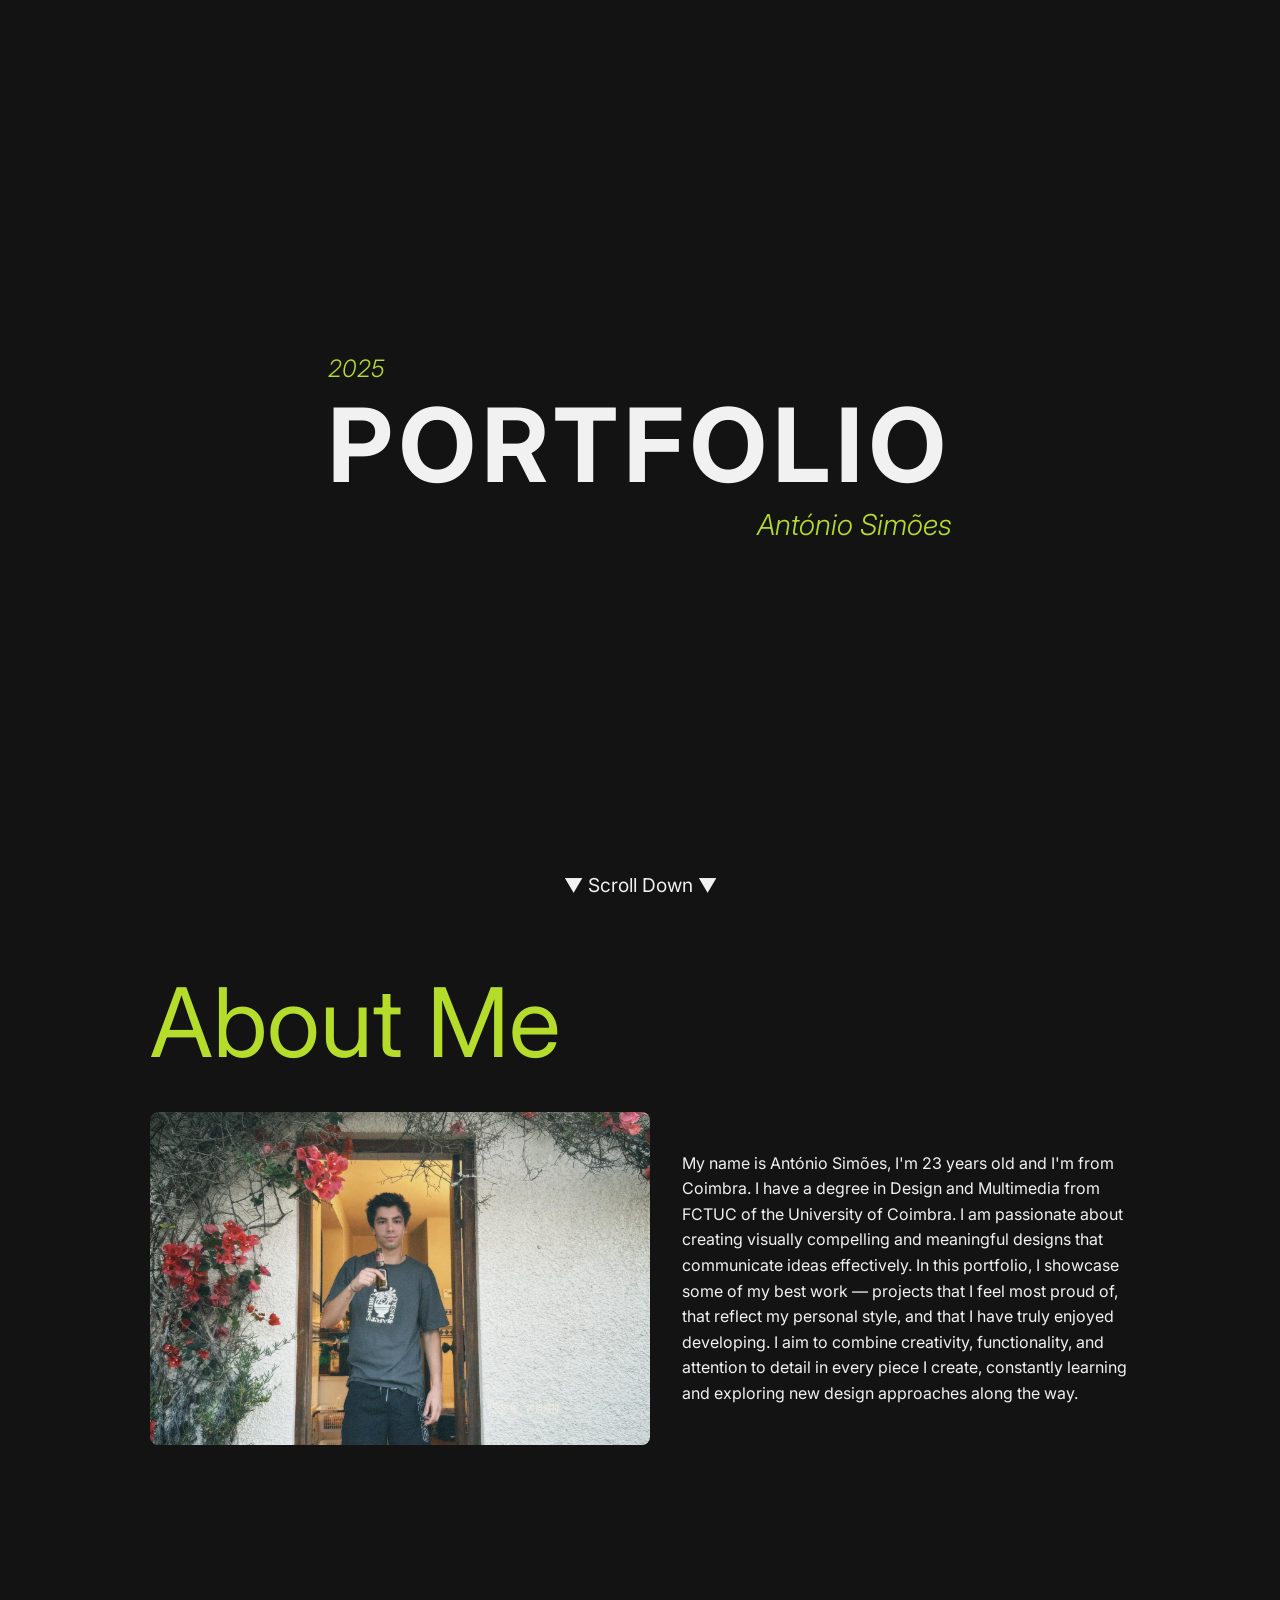
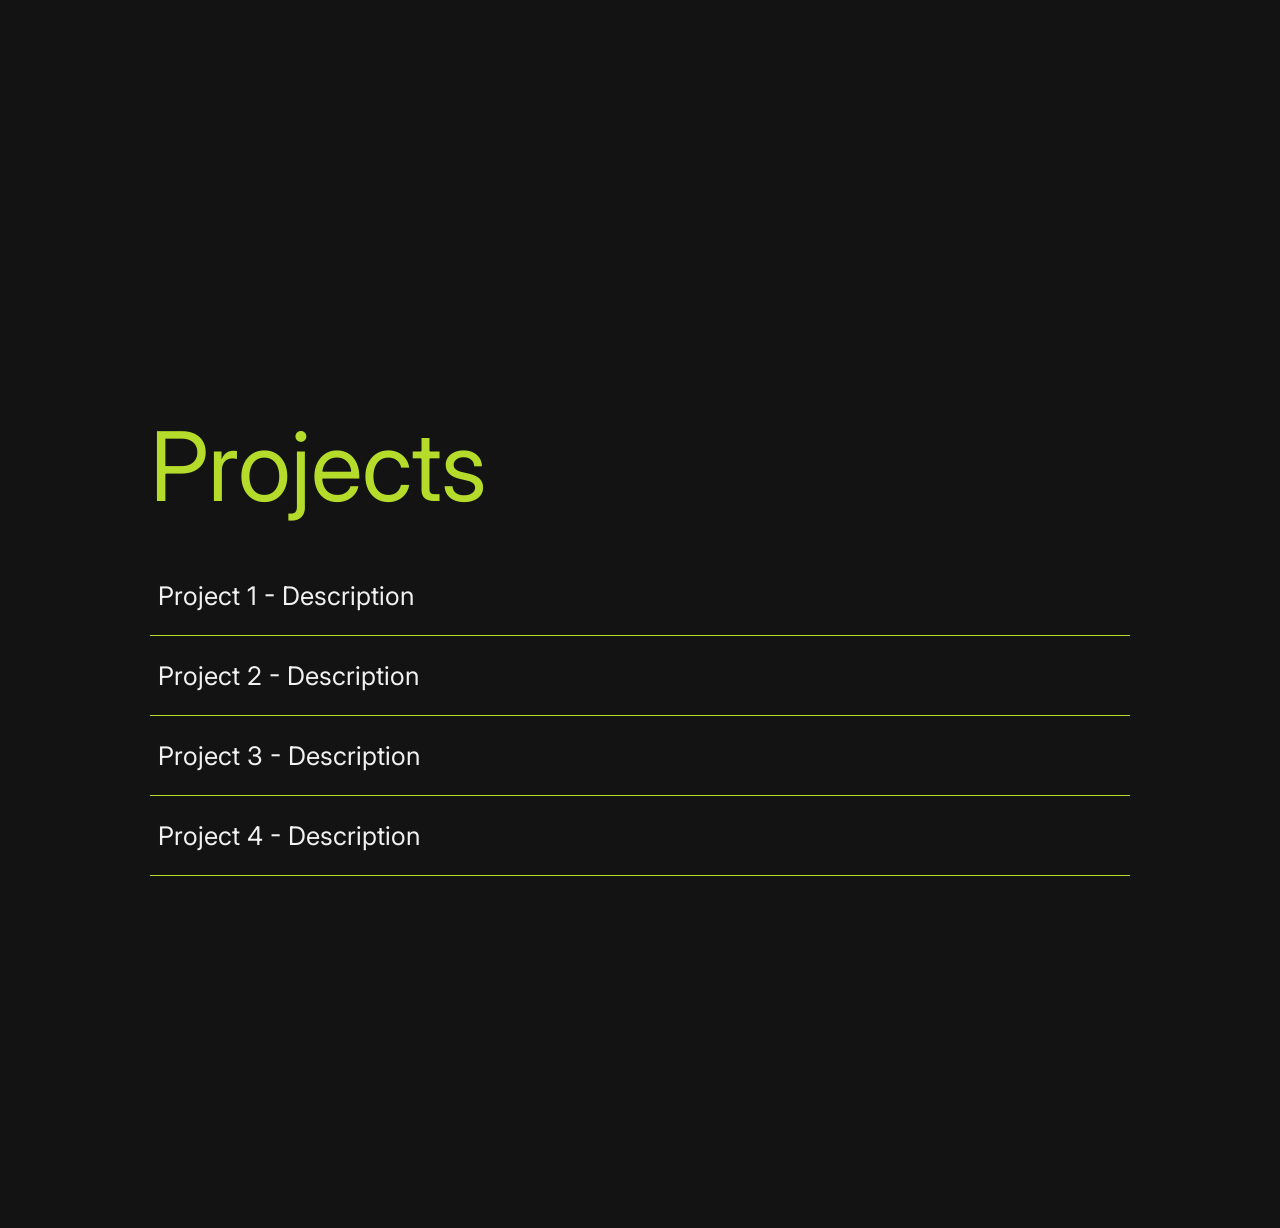
<file: index.html>
<!DOCTYPE html>
<html lang="en">
<head>
    <meta charset="UTF-8">
    <meta name="viewport" content="width=device-width, initial-scale=1.0">
    <title>Portfolio</title>

     <link rel="preconnect" href="https://fonts.googleapis.com">
    <link rel="preconnect" href="https://fonts.gstatic.com" crossorigin>
    <link href="https://fonts.googleapis.com/css2?family=Inter:ital,opsz,wght@0,14..32,100..900;1,14..32,100..900&display=swap" rel="stylesheet">

    <link rel="stylesheet" href="css/main-style.css">
    <link rel="stylesheet" href="css/hero-style.css">
    <link rel="stylesheet" href="css/about-style.css">
    <link rel="stylesheet" href="css/projects-style.css">
    <link rel="stylesheet" href="css/nav-style.css">
</head>

<body>
    <nav class="floating-nav">
        <ul>
            <li><a href="#">Home</a></li>
            <li><a href="#about">About</a></li>
            <li><a href="#projects">Projects</a></li>
        </ul>
    </nav>

    <main>
        <section class="hero">
            <div class="hero-wrapper">
                <h3 class="highlight" id="date">2025</h3>
                <h1 id="title">PORTFOLIO</h1>
                <h3 class="highlight" id="name">António Simões</h3>
            </div>
            <a href="#about" class="scroll-down">
                ▼ Scroll Down ▼
            </a>
        </section>

        <section class="about" id="about">
            <div class="about-wrapper">
                <h2>About Me</h2>
                <div class="about-content">
                <img src="images/IMG-20251110-WA0004.jpg" class="about-image">
                <div class="about-text fade-on-scroll">
                    <p>
                        My name is António Simões, I'm 23 years old and I'm from Coimbra. I have a degree in Design and Multimedia from FCTUC of the University of Coimbra. I am passionate about creating visually compelling and meaningful designs that communicate ideas effectively. In this portfolio, I showcase some of my best work — projects that I feel most proud of, that reflect my personal style, and that I have truly enjoyed developing. I aim to combine creativity, functionality, and attention to detail in every piece I create, constantly learning and exploring new design approaches along the way.
                    </p>
                </div>
            </div>
        </div>
        </section>

        <section>
            <div class="projects" id="projects">
                <div class="projects-wrapper">
                    <h2>Projects</h2>
                    <div class="projects-content">
                        <ul class="projects-list">
                            <li><a href="projects/project1.html">Project 1 - Description</a></li>
                            <li><a href="projects/project2.html">Project 2 - Description</a></li>
                            <li><a href="projects/project3.html">Project 3 - Description</a></li>
                            <li><a href="projects/project4.html">Project 4 - Description</a></li>
                        </ul>
                </div>
                </div>
            </div>
        </section>

    </main>

    <script src="js/script.js"></script>

</body>
</html>
</file>
<file: css/main-style.css>
:root {
    --main-color: #131313;
    --secondary-color: #F1F1F1;
    --highlights: #B5DC2B;
    --hover-color: rgba(40, 40, 40, 0.95);
    --font: 'Inter', sans-serif;
    --transition-speed: 0.3s;
}

html {
    margin: 0;
    padding: 0;
    scroll-behavior: smooth;
    scroll-snap-type: y proximity;
}

body {
    margin: 0;
    padding: 0;
    background-color: var(--main-color);
    scroll-snap-type: y mandatory;
    overflow-x: hidden;
}

section {
    scroll-snap-align: start;
    min-height: 100vh;
}

@media (max-width: 768px) {
  .about {
    height: auto;
    padding: 4rem 0;
  }

.about-wrapper {
    margin: 0;
    padding: 0;
    display: flex;
    flex-direction: column;
    width: 100%;
    align-items: flex-start;
}

  .about h2 {
    align-self: center;
    text-align: center;
    width: 100%;
  }

  .about-content {
    flex-direction: column;
    align-items: center;
    justify-content: center;
    gap: 1.5rem;
  }

  .about-image,
  .about-text {
    max-width: 80vw;
  }

  .projects {
    height: auto;
    padding: 4rem 0;
  }

  .projects-wrapper {
    width: 100%;
    align-items: center;
    text-align: center;
  }

  .projects-content {
    flex-direction: column;
    align-items: center;
    justify-content: center;
    gap: 1.5rem;
  }
}
</file>
<file: css/hero-style.css>
.hero {
    height: 100vh;
    width: 100vw;
    display: flex;
    justify-content: center;
    align-items: center;
}

.hero-wrapper {
  display: flex;
  flex-direction: column;
  align-items: center;
  text-align: center;
  width: fit-content;
  opacity: 0;
  animation: fadeSlideUp 1.5s forwards;
}

#title {
    font-family: var(--font);
    color: var(--secondary-color);
    font-weight: 700;
    font-size: clamp(4rem, 8vw, 10rem);
    letter-spacing: 6px;
    margin: 0;
    padding: 0;
    animation-delay: 0.5s;
}

.highlight {
    color: var(--highlights);
    font-family: var(--font);
    font-weight: 300;
    font-style: italic;
    display: flex;
    width: 100%;
}

#date {
    font-weight: 300;
    font-size: 1.5rem;
    padding: 0;
    margin-bottom: 0;
    justify-content: flex-start;
    animation-delay: 0.2s;
}

#name {
    font-weight: 300;
    font-size: 1.8rem;
    padding: 0;
    margin-top: 0;
    justify-content: flex-end;
    animation-delay: 0.8s;
}

.scroll-down {
  position: absolute;
  bottom: 0.2rem;
  left: 50%;
  transform: translateX(-50%) translateY(20px);
  font-family: var(--font);
  font-size: 1.2rem;
  color: var(--secondary-color);
  opacity: 0;
  text-decoration: none;
  animation: fadeInUp 1.5s ease-out 2s forwards;
}

@keyframes fadeSlideUp {
  0% {
    opacity: 0;
    transform: translateY(20px);
  }
  100% {
    opacity: 1;
    transform: translateY(0);
  }
}

@keyframes fadeInUp {
  0% {
    opacity: 0;
    transform: translateX(-50%) translateY(20px);
  }
  100% {
    opacity: 1;
    transform: translateX(-50%) translateY(0);
  }
}
</file>
<file: css/about-style.css>
.about {
    padding: 4rem 0;
    min-height: 100vh;
    width: 100vw;
    display: flex;
    flex-direction: column;
    justify-content: flex-start;
    align-items: center;
}

.about-wrapper {
    margin: 0;
    padding: 0;
    display: flex;
    flex-direction: column;
    width: fit-content;
}

.about h2 {
    font-family: var(--font);
    font-size: clamp(2rem, 8vw, 6rem);
    margin-bottom: 2rem;
    color: var(--highlights);
    font-weight: 400;
    display: flex;
    width: 100%;
    align-self: flex-start;
    margin-top: 0;
}

.about-content {
    display: flex;
    align-items: center;
    justify-content: center;
    gap: 2rem;
    flex-wrap: wrap;
}

.about-image {
    width: 100%;
    height: auto;
    border-radius: 8px;
    max-width: 500px;
    flex: 1 1 300px;
}

.about-text {
    color: var(--secondary-color);
    font-family: var(--font);
    line-height: 1.6;
    max-width: 35vw;
    text-align: left;
    flex: 1 1 300px;
}

@media (max-width: 768px) {
  .about {
    height: auto;
    padding: 4rem 0;
  }

.about-wrapper {
    margin: 0;
    padding: 0;
    display: flex;
    flex-direction: column;
    width: 100%;
    align-items: flex-start;
}

  .about h2 {
    align-self: center;
    text-align: center;
    width: 100%;
  }

  .about-content {
    flex-direction: column;
    align-items: center;
    justify-content: center;
    gap: 1.5rem;
  }

  .about-image,
  .about-text {
    max-width: 80vw;
  }

  .projects {
    height: auto;
    padding: 4rem 0;
  }

  .projects-wrapper {
    width: 100%;
    align-items: center;
    text-align: center;
  }

  .projects-content {
    flex-direction: column;
    align-items: center;
    justify-content: center;
    gap: 1.5rem;
  }
}

.fade-on-scroll {
  opacity: 0;
  transform: translateY(20px);
  transition: opacity 1.5s ease-out, transform 1.5s ease-out;
}

.fade-on-scroll.visible {
  opacity: 1;
  transform: translateY(0);
}
</file>
<file: css/projects-style.css>
.projects {
    min-height: 100vh;
    width: 100vw;
    display: flex;
    flex-direction: column;
    justify-content: flex-start;
    align-items: center;
}

.projects h2 {
    position: relative;
    margin-bottom: 4rem;
    font-family: var(--font);
    font-size: clamp(2rem, 8vw, 6rem);
    margin-bottom: 2rem;
    color: var(--highlights);
    font-weight: 400;
}

.projects-wrapper {
    display: flex;
    flex-direction: column;
    align-items: flex-start;
    text-align: left;
    width: auto;
}


.projects-content {
    display: flex;
    flex-direction: column;
    width: 100%;
}

.projects-list {
    list-style: none;
    margin: 0; 
    padding: 0;
}

.projects-list li a {
  display: block;
  width: 100%;
  text-align: left;
  padding: 1.5rem 0.5rem;
  box-sizing: border-box;
  font-family: var(--font);
  font-size: clamp(1.5rem, 2vw, 2rem);
  color: var(--secondary-color);
  text-decoration: none;
  border-bottom: 1px solid var(--highlights);
  transition: background-color 0.3s, color 0.3s;
}

.projects-list li a:hover {
  background-color: var(--highlights);
  color: var(--main-color);
}

@media (max-width: 768px) {
  
    .projects {
    height: auto;
    padding: 4rem 0;
  }

  .projects-wrapper {
    width: 100%;
    align-items: center;
    text-align: center;
  }

  .projects-content {
    flex-direction: column;
    align-items: center;
    justify-content: center;
    gap: 1.5rem;
  }
}
</file>
<file: css/nav-style.css>
.floating-nav {
  position: fixed;
  top: 0;
  left: 0;
  width: 100%;
  background-color: var(--hover-color);
  padding: 1rem 2rem;
  display: flex;
  justify-content: center;
  opacity: 0;
  pointer-events: none;
  transition: opacity 0.3s ease;
  z-index: 1000;
  box-shadow: 0 2px 10px rgba(0,0,0,0.5);
}

.floating-nav.visible {
  opacity: 1;
  pointer-events: auto;
}

.floating-nav ul {
  display: flex;
  list-style: none;
  justify-content: center;
  gap: 2rem;
  margin: 0;
  padding: 0;
  align-items: center;
}

.floating-nav li {
    display: flex;
    align-items: center;
}

.floating-nav a {
  color: var(--secondary-color);
  text-decoration: none;
  font-weight: 500;
  font-family: var(--font);
  font-size: 1.1rem;
  transition: color 0.3s ease;
}

.floating-nav a:hover {
    color: var(--highlights);
}
</file>
